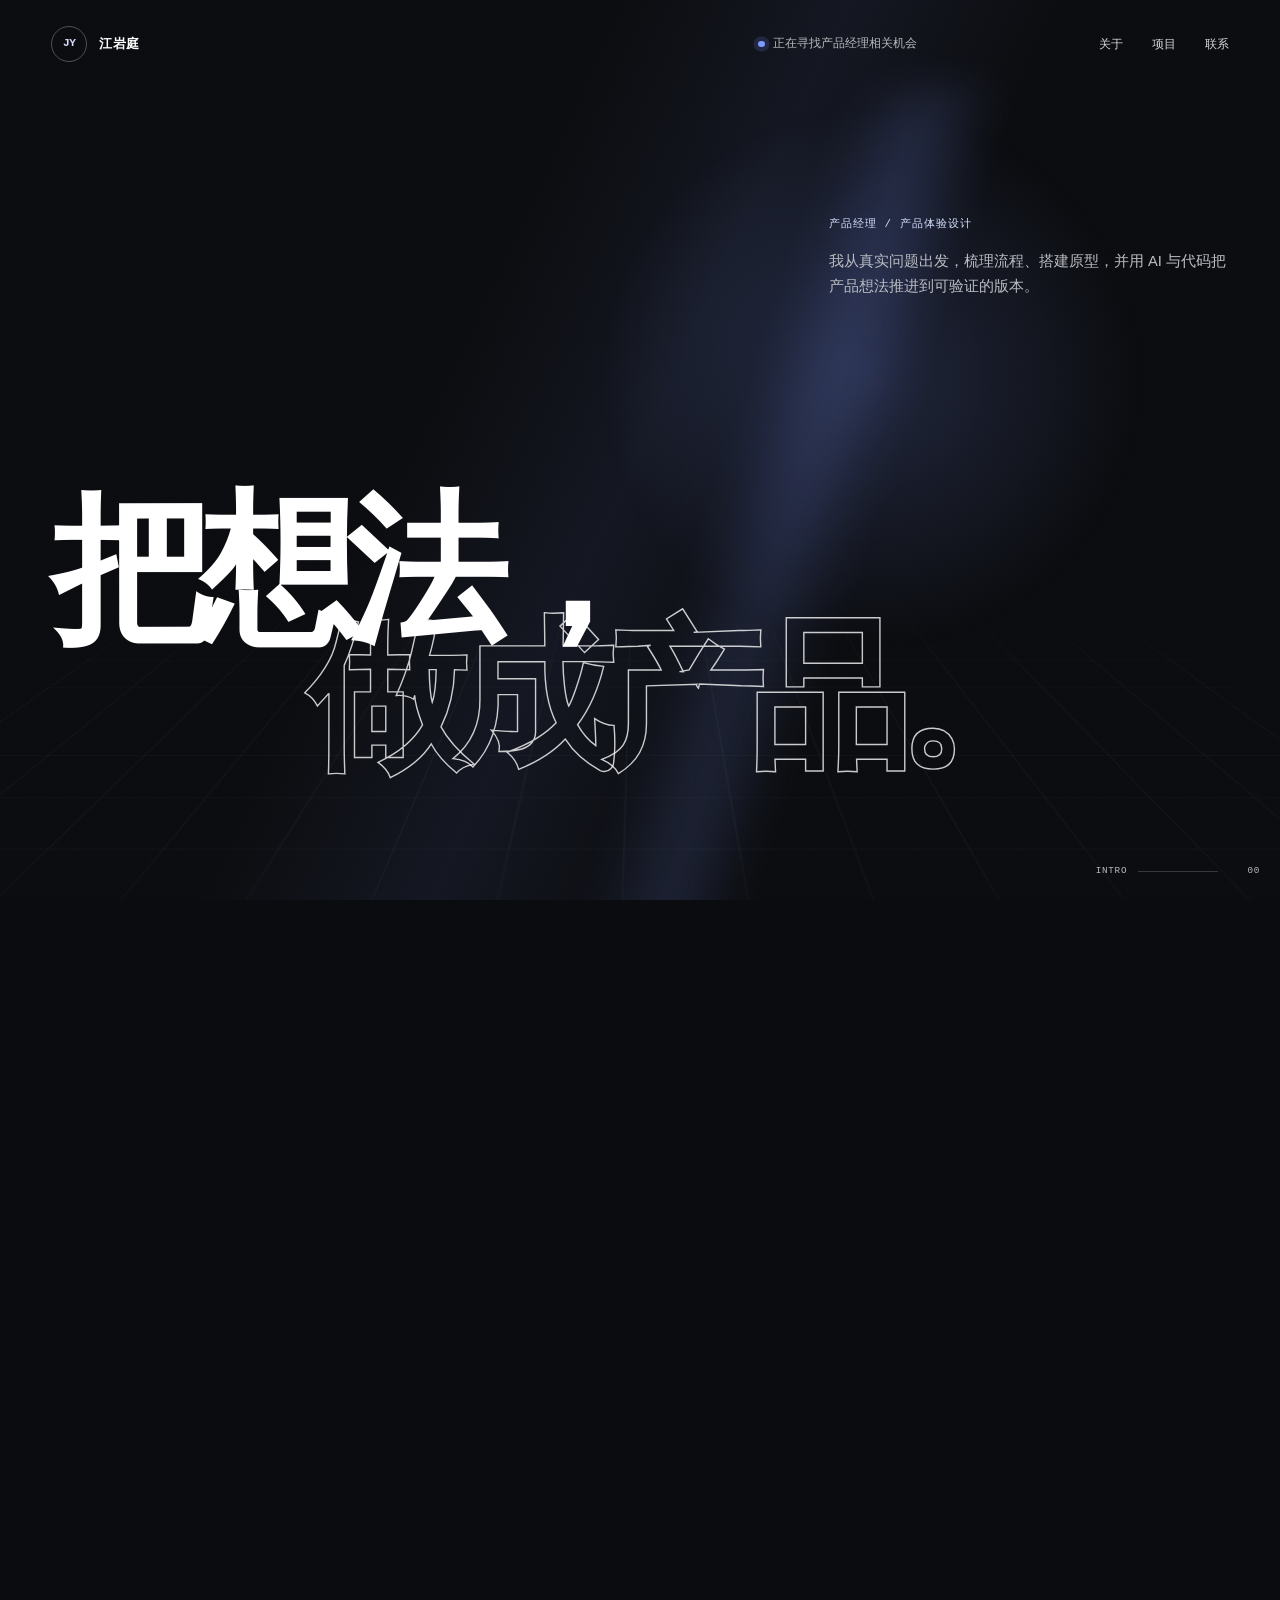
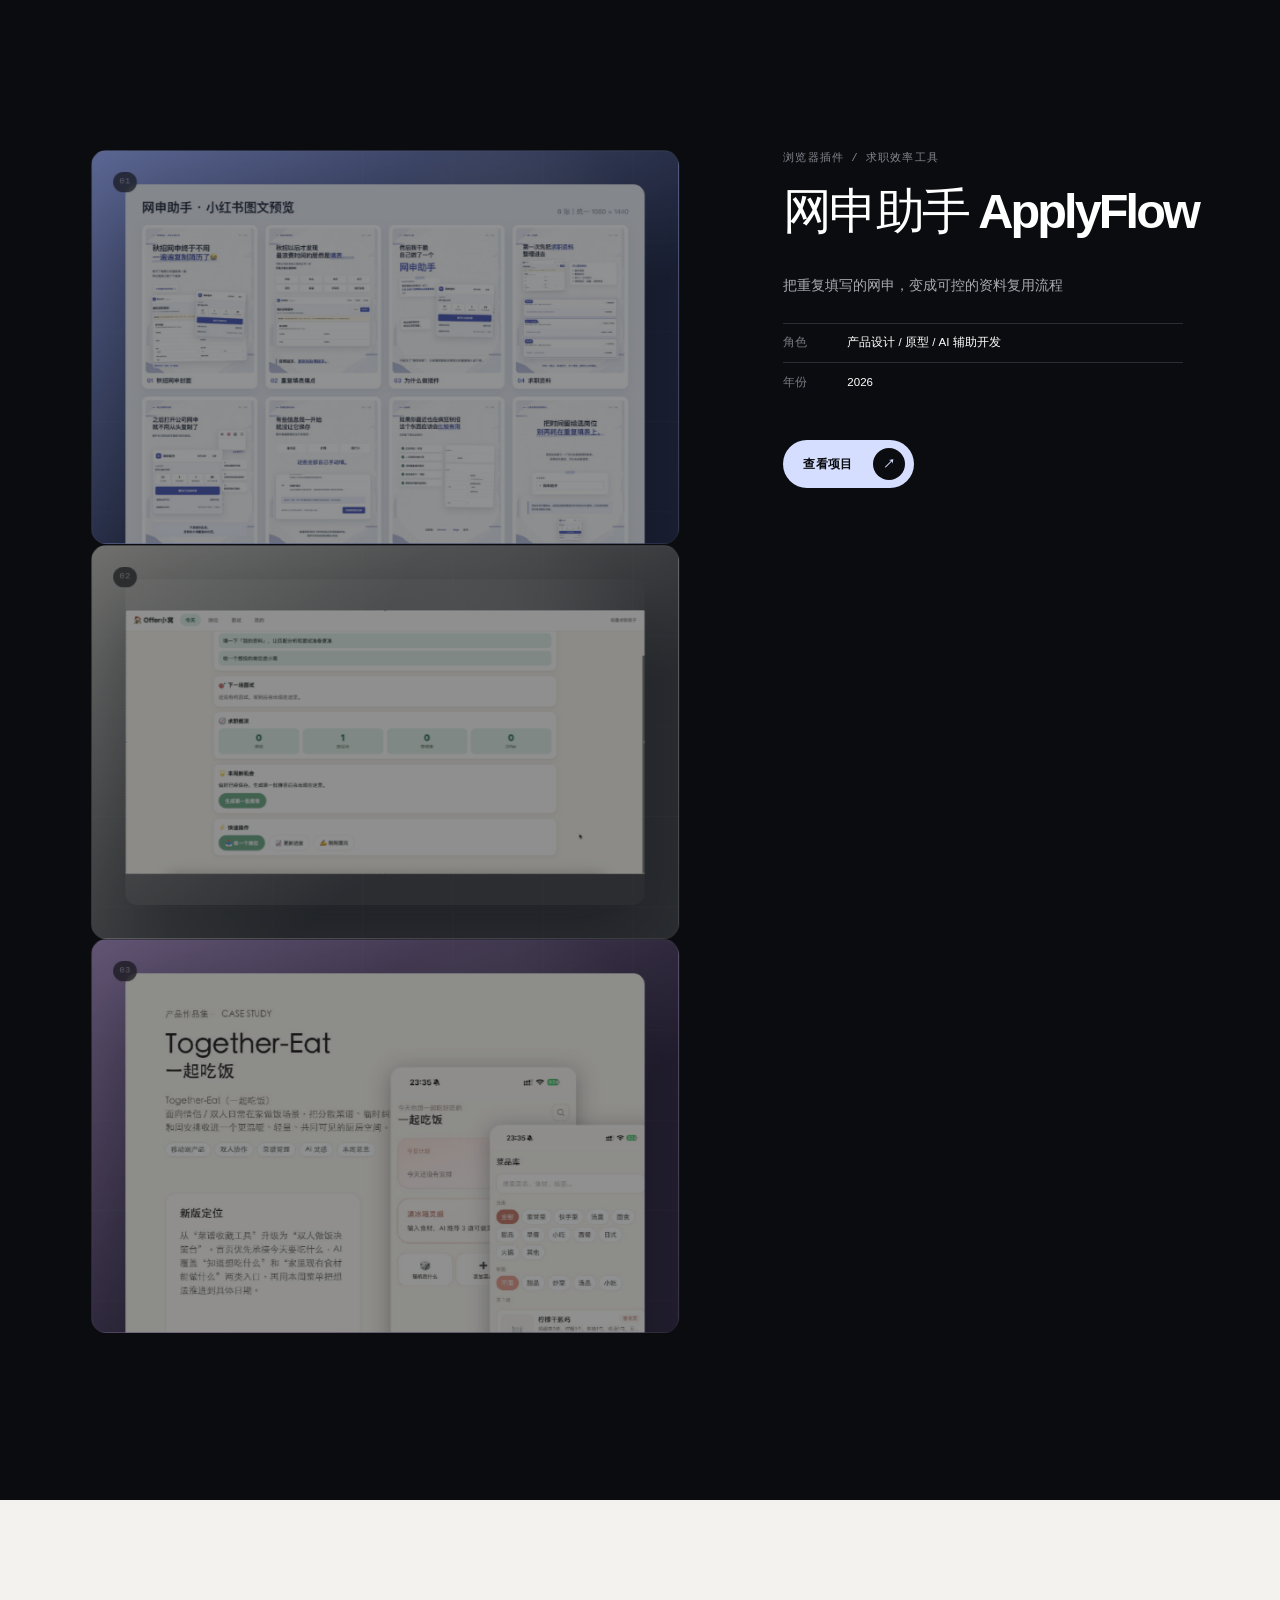
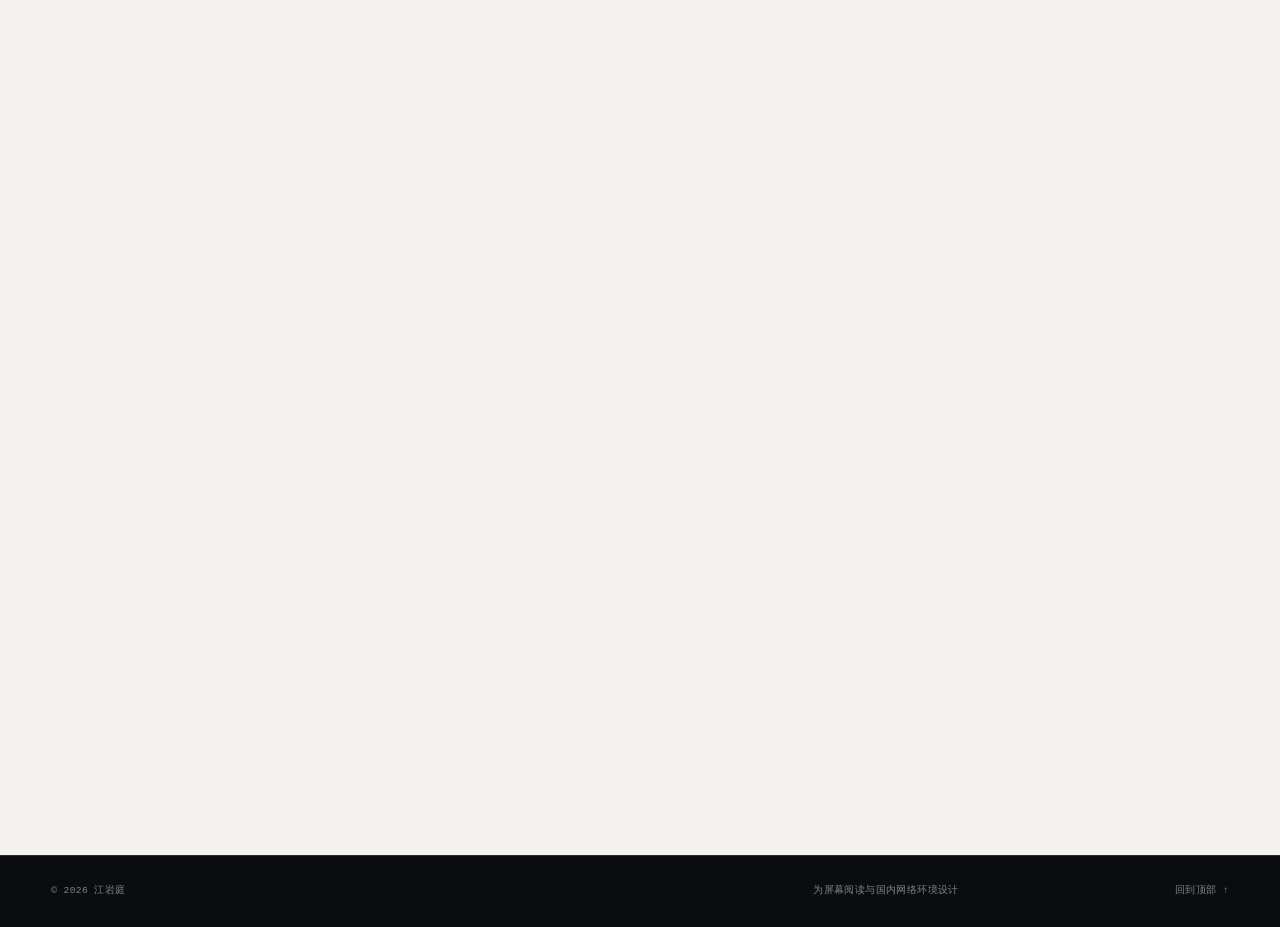
<file: index.html>
<!doctype html>
<html lang="zh-CN">
  <head>
    <meta charset="UTF-8" />
    <meta name="viewport" content="width=device-width, initial-scale=1.0" />
    <meta
      name="description"
      content="江岩庭的产品经理作品集：网申助手、AI 求职工作台与 Together-Eat 产品案例。"
    />
    <meta name="theme-color" content="#0b0c0f" />
    <title>江岩庭 — 产品经理作品集</title>
    <link rel="icon" href="assets/favicon.svg" type="image/svg+xml" />
    <link rel="stylesheet" href="styles.css" />
    <script src="data.js" defer></script>
    <script src="app.js" defer></script>
  </head>
  <body>
    <a class="skip-link" href="#main">跳到主要内容</a>

    <div class="noise" aria-hidden="true"></div>
    <div class="scroll-index" aria-hidden="true">
      <span class="scroll-index__section">INTRO</span>
      <span class="scroll-index__line"><i></i></span>
      <span class="scroll-index__value">00</span>
    </div>

    <header class="site-header">
      <a class="brand" href="#top" aria-label="返回首页">
        <span class="brand__mark" data-brand-mark>JY</span>
        <span class="brand__name" data-site-name>江岩庭</span>
      </a>

      <p class="site-header__availability">
        <span class="status-dot" aria-hidden="true"></span>
        <span data-availability>正在寻找产品经理相关机会</span>
      </p>

      <nav class="desktop-nav" aria-label="主要导航">
        <a href="#about">关于</a>
        <a href="#projects">项目</a>
        <a href="#contact">联系</a>
      </nav>

      <button class="menu-toggle" type="button" aria-expanded="false" aria-controls="mobile-menu">
        <span>菜单</span>
        <i aria-hidden="true"></i>
      </button>
    </header>

    <nav class="mobile-menu" id="mobile-menu" aria-label="移动端导航" aria-hidden="true">
      <a href="#about">关于我</a>
      <a href="#projects">精选项目</a>
      <a href="#contact">联系我</a>
      <p>向下滚动，查看完整作品集。</p>
    </nav>

    <main id="main">
      <section class="hero section-track" id="top" data-section="INTRO">
        <div class="hero__field" aria-hidden="true">
          <div class="hero__beam"></div>
          <div class="hero__grid"></div>
        </div>

        <div class="hero__intro reveal">
          <span class="eyebrow" data-role>产品经理 / 产品体验设计</span>
          <p data-intro>
            我从真实问题出发，梳理流程、搭建原型，并用 AI 与代码把产品想法推进到可验证的版本。
          </p>
        </div>

        <h1 class="hero__title" aria-label="把想法，做成产品。">
          <span class="hero__line reveal" data-hero-line-one>把想法，</span>
          <span class="hero__line hero__line--offset reveal" data-hero-line-two>做成产品。</span>
        </h1>

        <div class="hero__meta reveal">
          <span data-location>BASE / CHINA · AUSTRALIA</span>
          <span>PORTFOLIO / <span data-year></span></span>
          <a href="#projects">查看精选项目 <i aria-hidden="true">↓</i></a>
        </div>
      </section>

      <section class="about section-track" id="about" data-section="ABOUT">
        <div class="section-label reveal">
          <span>关于我</span>
          <span>01</span>
        </div>

        <div class="about__statement reveal">
          <h2>
            我在<strong>业务目标</strong>与<strong>人的真实需求</strong>之间，寻找那个清晰、克制、有效的解法。
          </h2>
        </div>

        <div class="about__details">
          <p class="reveal" data-about>
            我具备交互设计与视觉传达背景，做过 ToB 金融产品界面优化和文创产品从调研到落地，也持续独立完成 0→1 产品实践。
          </p>

          <dl class="fact-list reveal" data-facts>
            <div>
              <dt>方向</dt>
              <dd>产品经理 / AI 产品</dd>
            </div>
            <div>
              <dt>教育</dt>
              <dd>悉尼科技大学 · 交互设计硕士</dd>
            </div>
            <div>
              <dt>能力</dt>
              <dd>0→1 产品实践 / 跨团队协作</dd>
            </div>
          </dl>
        </div>
      </section>

      <section class="capabilities section-track" data-section="CAPABILITIES">
        <div class="section-label reveal">
          <span>能力与方法</span>
          <span>02</span>
        </div>

        <div class="capabilities__header reveal">
          <h2>从问题定义到最终交付，<br />让每一步都有依据。</h2>
          <p>结合交互设计、产品方法与 AI 辅助开发，把判断落实为可测试的产品版本。</p>
        </div>

        <div class="capability-grid">
          <article class="capability-card reveal">
            <span>DISCOVER</span>
            <h3>理解问题</h3>
            <p>梳理真实使用情境、用户痛点与业务目标，明确问题边界和验证标准。</p>
          </article>
          <article class="capability-card reveal">
            <span>DEFINE</span>
            <h3>建立结构</h3>
            <p>搭建信息架构与核心流程，用高保真原型快速讨论、取舍并验证方案。</p>
          </article>
          <article class="capability-card reveal">
            <span>DELIVER</span>
            <h3>完成体验</h3>
            <p>通过 Vibe Coding 推进可用版本，并在真实页面、数据与反馈中持续迭代。</p>
          </article>
        </div>
      </section>

      <section class="projects section-track" id="projects" data-section="PROJECTS">
        <div class="section-label reveal">
          <span>精选项目</span>
          <span>03</span>
        </div>

        <div class="projects__header reveal">
          <h2>重要的不是做了多少，<br />而是如何做出判断。</h2>
          <p>点击项目进入案例详情，阅读背景、目标、过程与结果。</p>
        </div>

        <div class="project-list" id="project-list" aria-label="精选项目列表"></div>
      </section>

      <section class="contact section-track" id="contact" data-section="CONTACT">
        <div class="section-label reveal">
          <span>联系</span>
          <span>04</span>
        </div>

        <div class="contact__content">
          <p class="eyebrow reveal">LET'S TALK</p>
          <h2 class="reveal">如果我的经历与你的团队契合，<br />欢迎和我聊聊。</h2>
          <div class="contact__actions reveal">
            <a class="contact-link" data-email-link href="mailto:18980451269@163.com">
              <span data-email>18980451269@163.com</span>
              <i aria-hidden="true">↗</i>
            </a>
          </div>
        </div>
      </section>
    </main>

    <footer class="site-footer">
      <p>© <span data-year></span> <span data-site-name>江岩庭</span></p>
      <p>为屏幕阅读与国内网络环境设计</p>
      <a href="#top">回到顶部 ↑</a>
    </footer>
  </body>
</html>
</file>
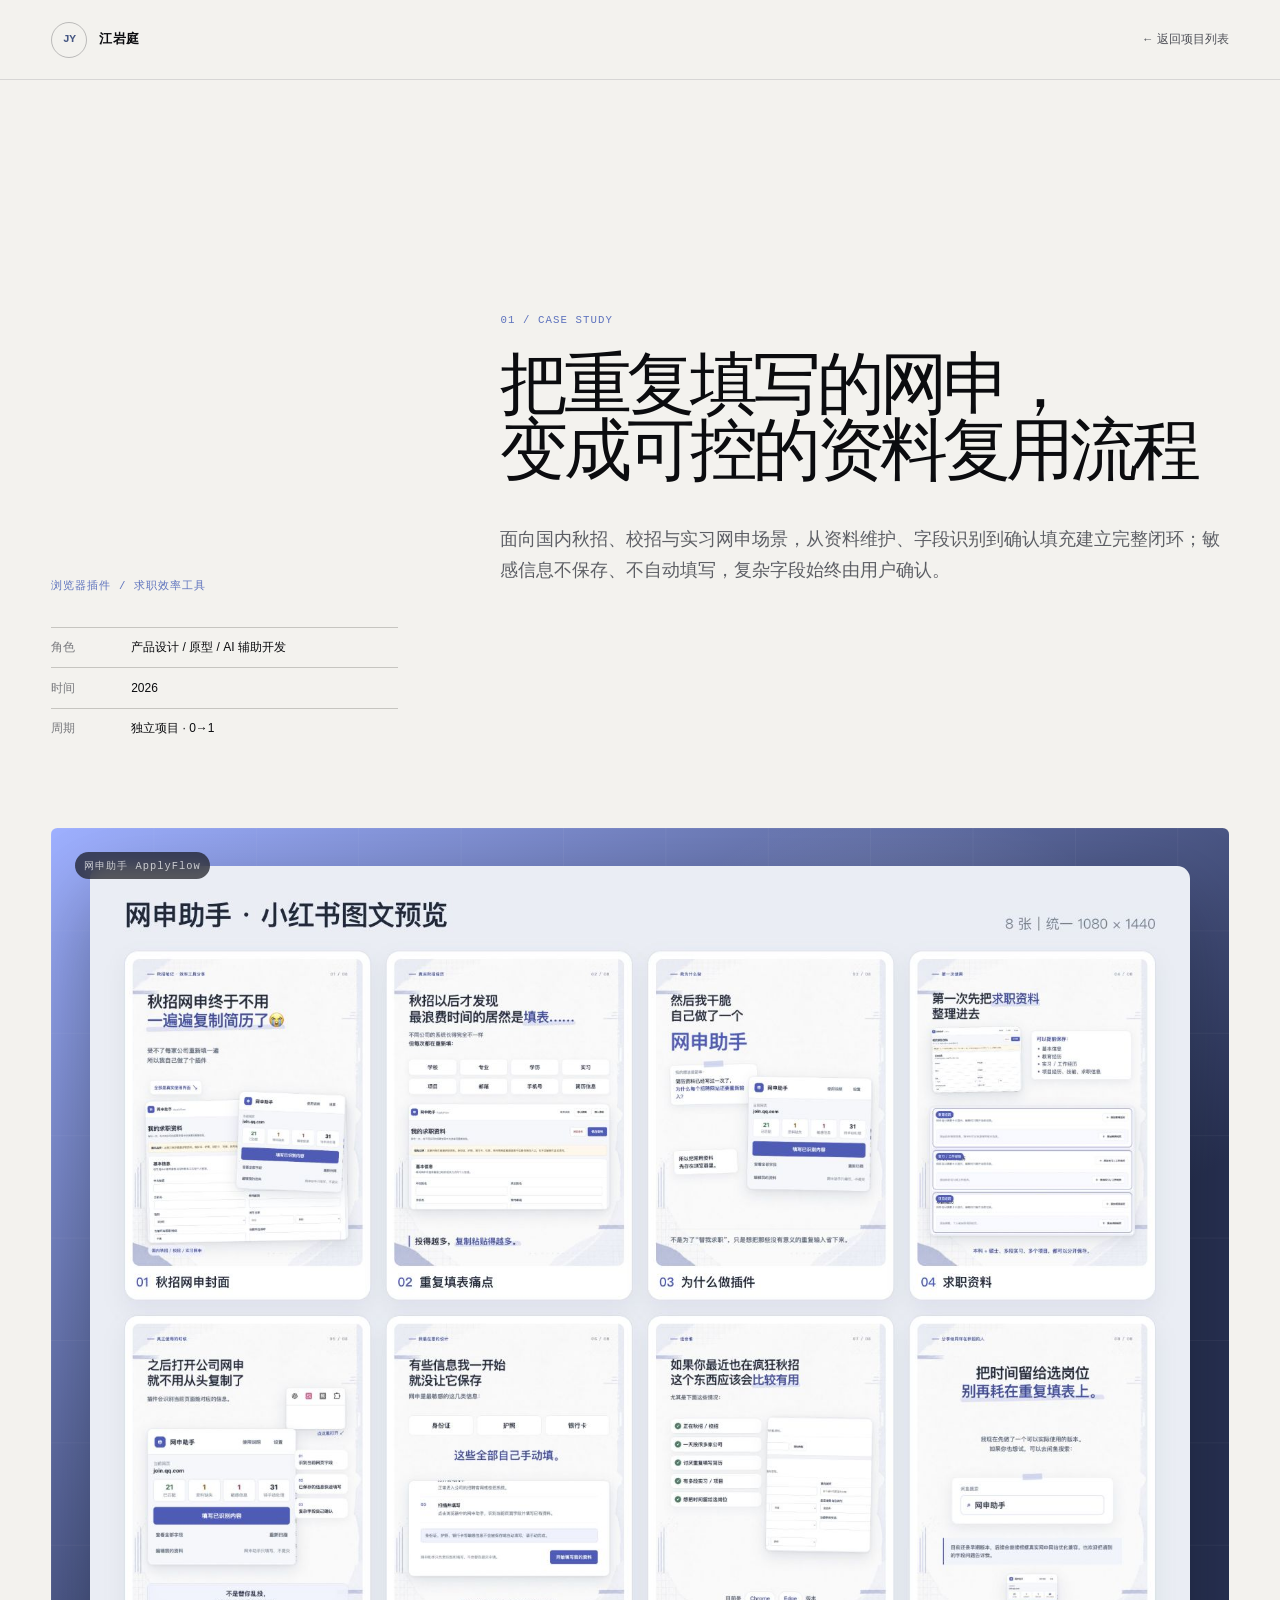
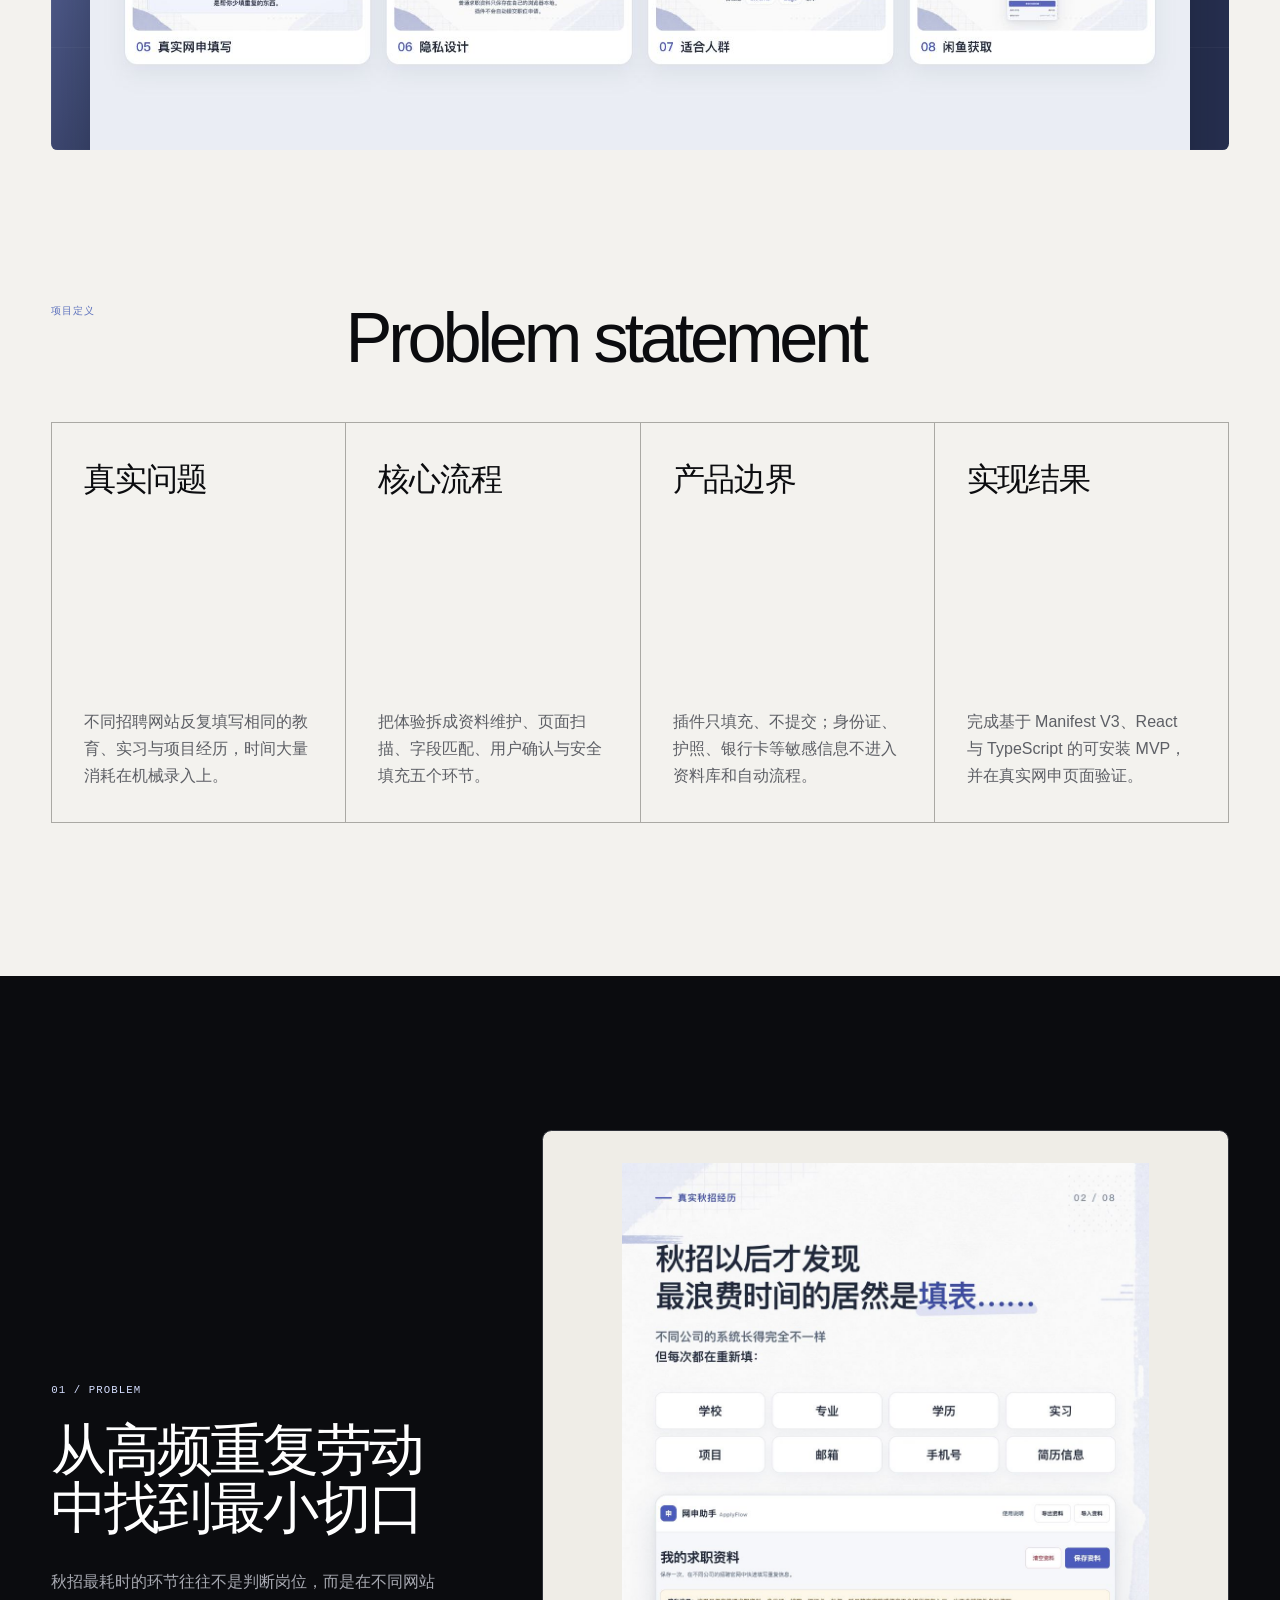
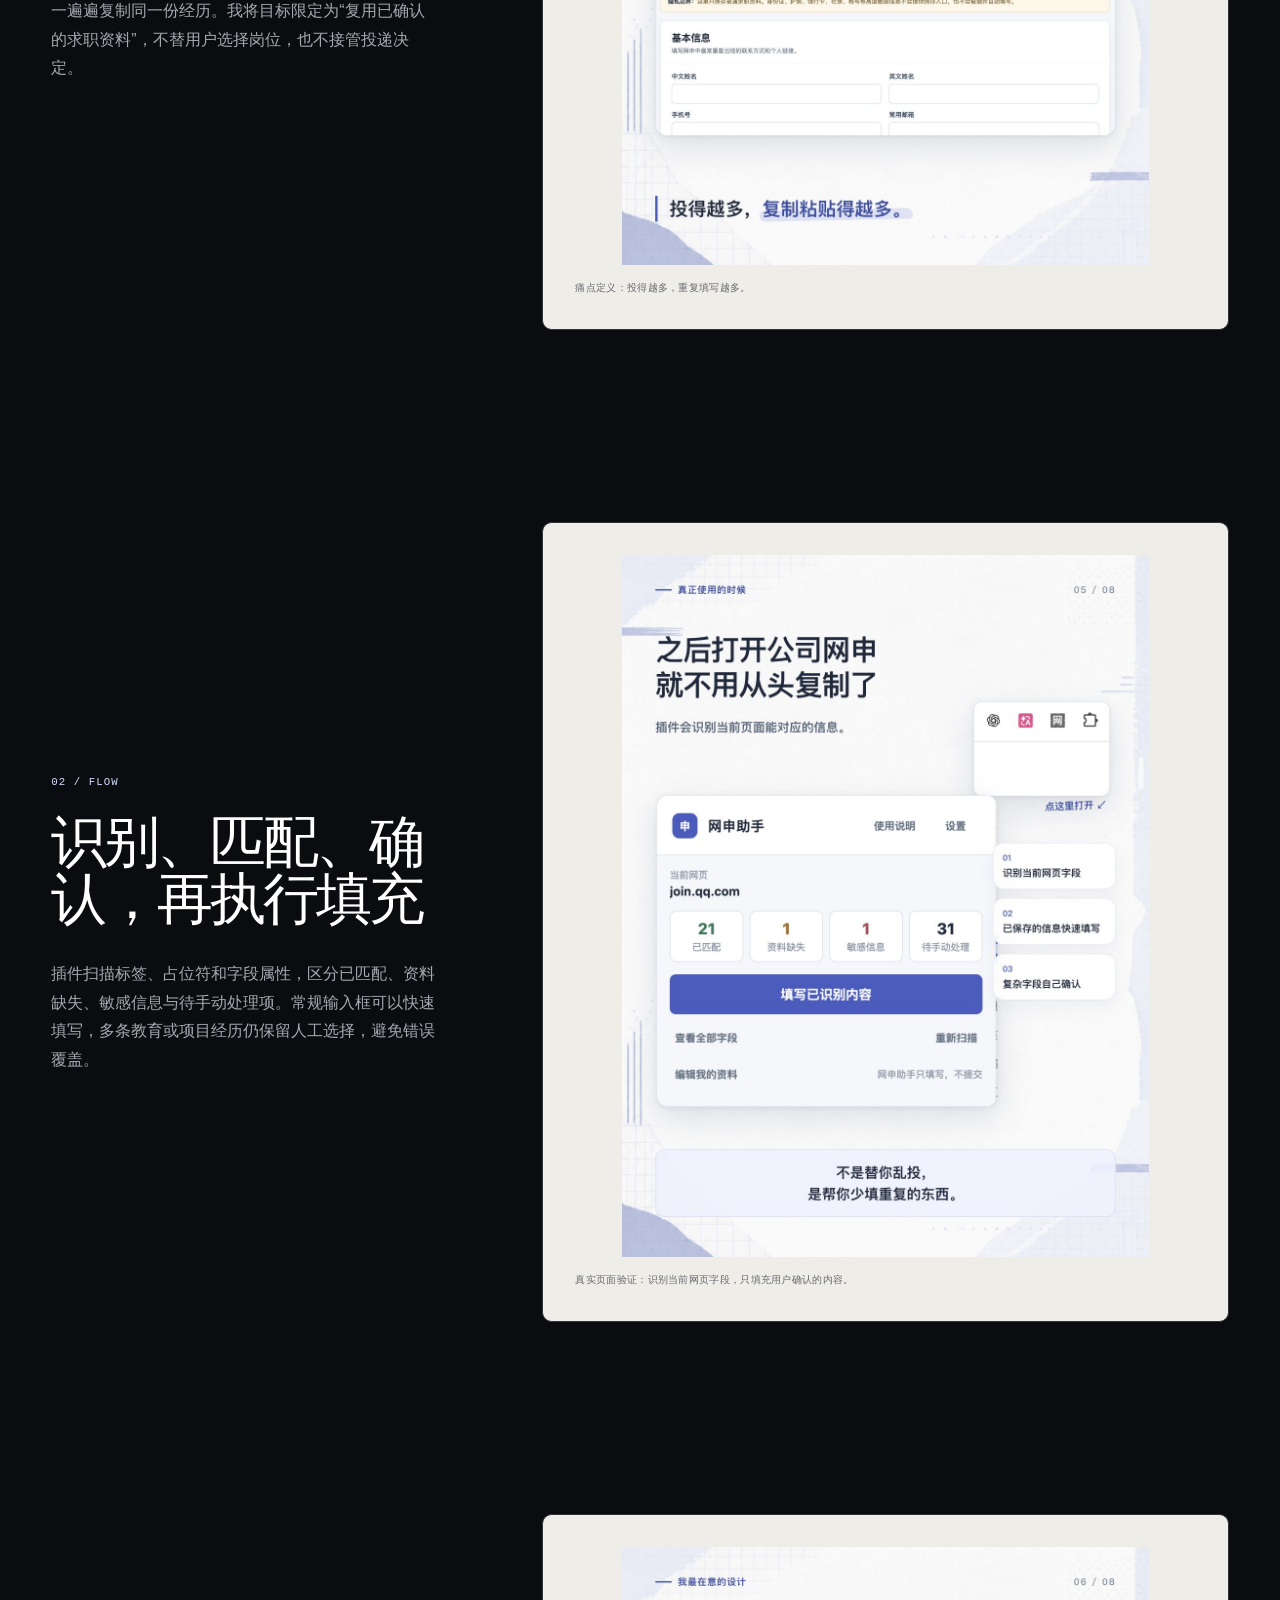
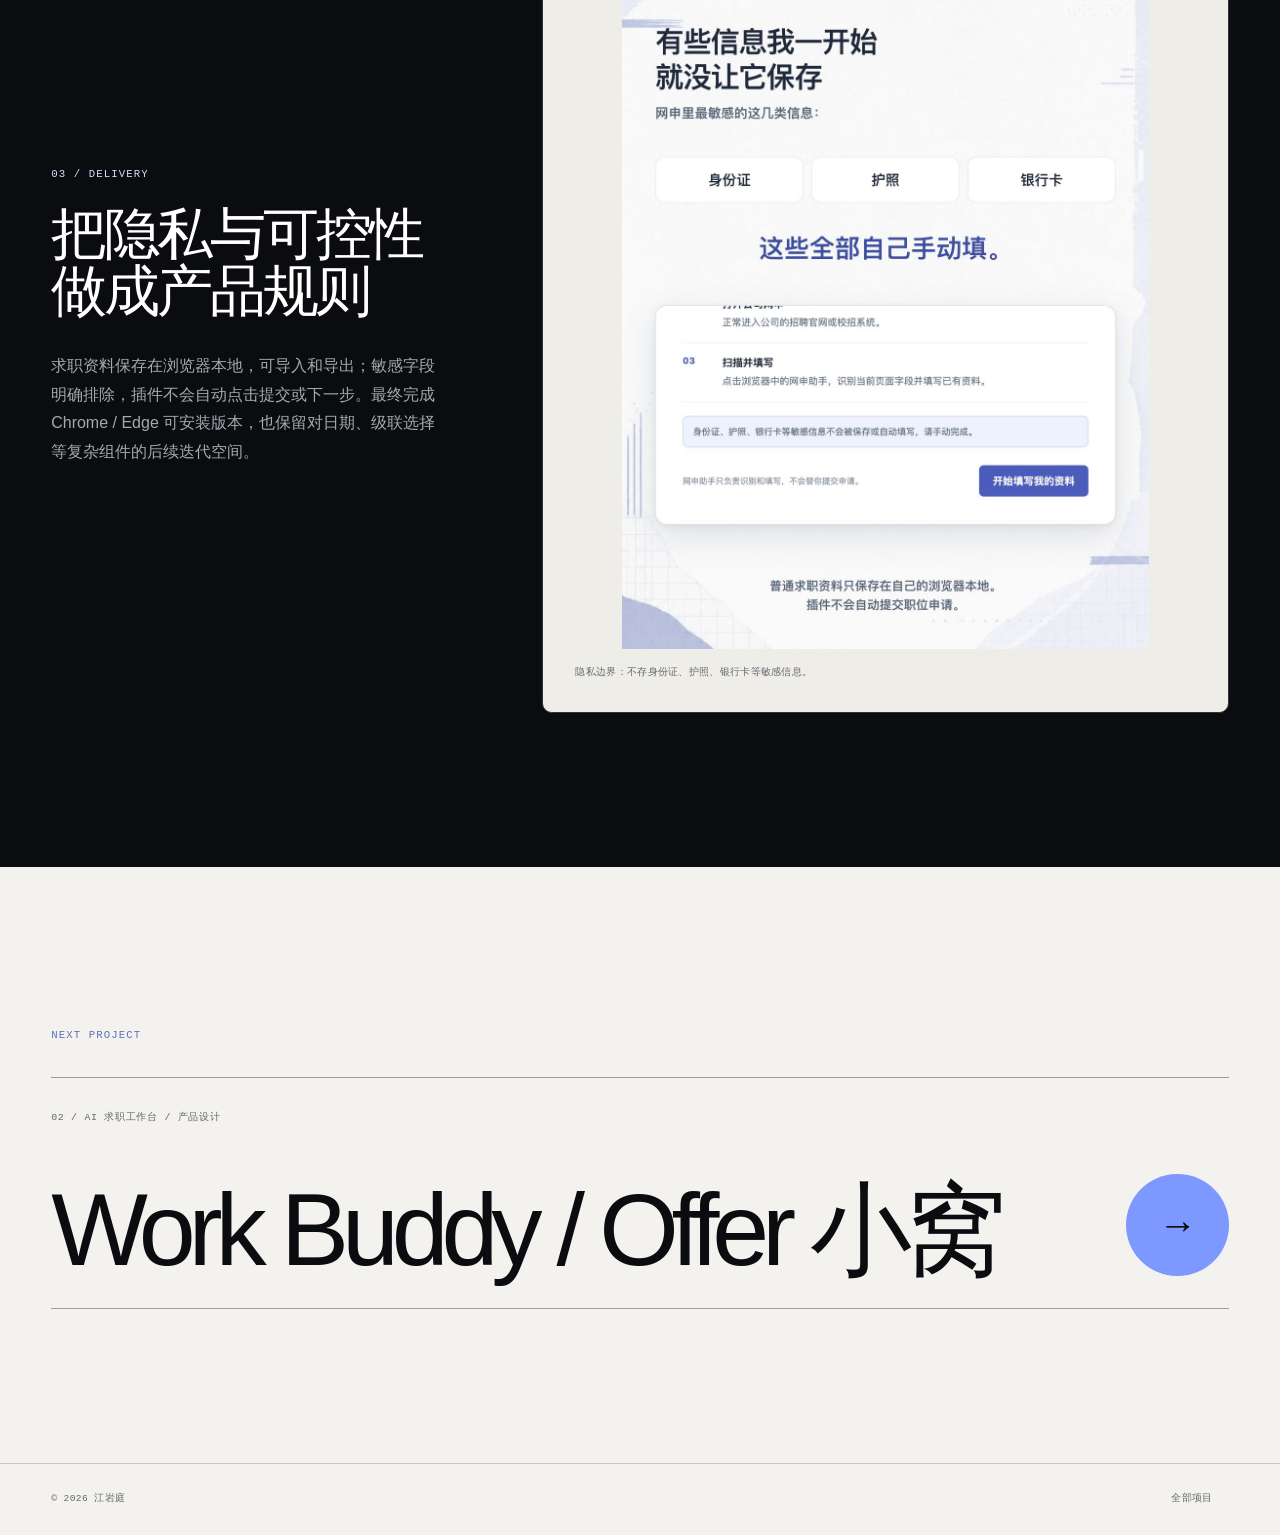
<file: project.html>
<!doctype html>
<html lang="zh-CN">
  <head>
    <meta charset="UTF-8" />
    <meta name="viewport" content="width=device-width, initial-scale=1.0" />
    <meta name="theme-color" content="#f3f2ee" />
    <meta name="description" content="项目案例详情" />
    <title>项目案例 — 江岩庭</title>
    <link rel="icon" href="assets/favicon.svg" type="image/svg+xml" />
    <link rel="stylesheet" href="styles.css" />
    <script src="data.js" defer></script>
    <script src="project.js" defer></script>
  </head>
  <body class="case-page">
    <a class="skip-link" href="#project-content">跳到案例内容</a>

    <header class="case-header">
      <a class="brand brand--dark" href="index.html" aria-label="返回首页">
        <span class="brand__mark" data-brand-mark>JY</span>
        <span class="brand__name" data-site-name>江岩庭</span>
      </a>
      <a class="case-header__back" href="index.html#projects">← 返回项目列表</a>
    </header>

    <main id="project-content"></main>

    <footer class="case-footer">
      <p>© <span data-year></span> <span data-site-name>江岩庭</span></p>
      <a href="index.html#projects">全部项目</a>
    </footer>
  </body>
</html>
</file>
<file: styles.css>
:root {
  --ink: #0b0c0f;
  --ink-soft: #15171d;
  --paper: #f3f2ee;
  --mist: #b8b9bd;
  --line: #2b2d34;
  --signal: #7d98ff;
  --signal-soft: #d5deff;
  --white: #ffffff;
  --page-gutter: clamp(1.25rem, 4vw, 4.5rem);
  --display: "Arial Narrow", "Helvetica Neue", "PingFang SC", "Microsoft YaHei", sans-serif;
  --body: "Helvetica Neue", "PingFang SC", "Microsoft YaHei", Arial, sans-serif;
  --mono: "SFMono-Regular", Consolas, "Liberation Mono", monospace;
}

*,
*::before,
*::after {
  box-sizing: border-box;
}

html {
  scroll-behavior: smooth;
  background: var(--ink);
}

body {
  margin: 0;
  overflow-x: hidden;
  background: var(--ink);
  color: var(--white);
  font-family: var(--body);
  font-size: 16px;
  line-height: 1.55;
  -webkit-font-smoothing: antialiased;
}

body.menu-open {
  overflow: hidden;
}

a {
  color: inherit;
  text-decoration: none;
}

button,
input,
textarea {
  color: inherit;
  font: inherit;
}

button {
  border: 0;
}

img,
svg {
  display: block;
  max-width: 100%;
}

::selection {
  background: var(--signal);
  color: var(--ink);
}

:focus-visible {
  outline: 2px solid var(--signal);
  outline-offset: 5px;
}

.skip-link {
  position: fixed;
  z-index: 200;
  top: 1rem;
  left: 1rem;
  padding: 0.75rem 1rem;
  background: var(--paper);
  color: var(--ink);
  transform: translateY(-180%);
  transition: transform 180ms ease;
}

.skip-link:focus {
  transform: translateY(0);
}

.noise {
  position: fixed;
  z-index: 90;
  inset: 0;
  pointer-events: none;
  opacity: 0.025;
  background-image:
    repeating-radial-gradient(circle at 20% 30%, transparent 0, transparent 1px, #fff 1px, #fff 2px),
    repeating-radial-gradient(circle at 80% 60%, transparent 0, transparent 2px, #fff 2px, #fff 3px);
  background-size: 5px 5px, 7px 7px;
  mix-blend-mode: overlay;
}

.site-header,
.case-header {
  position: fixed;
  z-index: 100;
  top: 0;
  right: 0;
  left: 0;
  display: grid;
  grid-template-columns: 1fr 1fr auto;
  align-items: center;
  min-height: 5.5rem;
  padding: 0 var(--page-gutter);
  transition:
    min-height 240ms ease,
    background-color 240ms ease,
    border-color 240ms ease;
}

.site-header.is-scrolled {
  min-height: 4.5rem;
  border-bottom: 1px solid rgb(255 255 255 / 10%);
  background: rgb(11 12 15 / 84%);
  -webkit-backdrop-filter: blur(14px);
  backdrop-filter: blur(14px);
}

.brand {
  display: inline-flex;
  align-items: center;
  justify-self: start;
  gap: 0.75rem;
  font-family: var(--display);
  font-weight: 750;
  letter-spacing: -0.02em;
}

.brand__mark {
  display: grid;
  width: 2.25rem;
  height: 2.25rem;
  place-items: center;
  border: 1px solid rgb(255 255 255 / 28%);
  border-radius: 50%;
  color: var(--signal-soft);
  font-family: var(--mono);
  font-size: 0.7rem;
  letter-spacing: -0.05em;
}

.brand__name {
  font-size: 0.82rem;
  letter-spacing: 0.04em;
}

.site-header__availability {
  display: flex;
  align-items: center;
  justify-self: center;
  gap: 0.5rem;
  margin: 0;
  color: var(--mist);
  font-size: 0.72rem;
}

.status-dot {
  width: 0.42rem;
  height: 0.42rem;
  border-radius: 50%;
  background: var(--signal);
  box-shadow: 0 0 0 0.28rem rgb(125 152 255 / 15%);
}

.desktop-nav {
  display: flex;
  justify-self: end;
  gap: 1.8rem;
  font-size: 0.76rem;
}

.desktop-nav a,
.case-header__back {
  position: relative;
  color: #d5d6da;
}

.desktop-nav a::after,
.case-header__back::after {
  position: absolute;
  right: 0;
  bottom: -0.3rem;
  left: 0;
  height: 1px;
  background: currentColor;
  content: "";
  transform: scaleX(0);
  transform-origin: right;
  transition: transform 220ms ease;
}

.desktop-nav a:hover::after,
.case-header__back:hover::after {
  transform: scaleX(1);
  transform-origin: left;
}

.menu-toggle,
.mobile-menu {
  display: none;
}

.scroll-index {
  position: fixed;
  z-index: 80;
  right: 1.25rem;
  bottom: 1.35rem;
  display: grid;
  grid-template-columns: auto 5rem 2rem;
  align-items: center;
  gap: 0.65rem;
  color: var(--mist);
  font-family: var(--mono);
  font-size: 0.58rem;
  letter-spacing: 0.08em;
}

.scroll-index__line {
  height: 1px;
  overflow: hidden;
  background: rgb(255 255 255 / 18%);
}

.scroll-index__line i {
  display: block;
  width: 100%;
  height: 100%;
  background: var(--signal);
  transform: scaleX(0);
  transform-origin: left;
}

.scroll-index__value {
  text-align: right;
}

.hero {
  --pointer-x: 68%;
  --pointer-y: 42%;
  position: relative;
  display: grid;
  min-height: 100svh;
  overflow: hidden;
  padding: 7rem var(--page-gutter) 2rem;
  isolation: isolate;
}

.hero::after {
  position: absolute;
  z-index: -1;
  inset: 0;
  background: radial-gradient(
    circle at var(--pointer-x) var(--pointer-y),
    rgb(125 152 255 / 19%),
    transparent 27%
  );
  content: "";
  transition: background-position 140ms linear;
}

.hero__field {
  position: absolute;
  z-index: -2;
  inset: 0;
  overflow: hidden;
  background:
    linear-gradient(115deg, transparent 36%, rgb(125 152 255 / 8%) 50%, transparent 63%),
    var(--ink);
}

.hero__grid {
  position: absolute;
  inset: 0;
  opacity: 0.75;
  background-image:
    linear-gradient(rgb(255 255 255 / 5%) 1px, transparent 1px),
    linear-gradient(90deg, rgb(255 255 255 / 5%) 1px, transparent 1px);
  background-size: clamp(3rem, 7vw, 7rem) clamp(3rem, 7vw, 7rem);
  -webkit-mask-image: linear-gradient(to bottom, transparent 7%, #000 34%, #000 78%, transparent 100%);
  mask-image: linear-gradient(to bottom, transparent 7%, #000 34%, #000 78%, transparent 100%);
  transform: perspective(1000px) rotateX(58deg) scale(1.4) translateY(12%);
  transform-origin: 50% 100%;
}

.hero__beam {
  position: absolute;
  top: 10%;
  bottom: -12%;
  left: 55%;
  width: 12vw;
  min-width: 7rem;
  background: linear-gradient(90deg, transparent, rgb(125 152 255 / 20%), transparent);
  filter: blur(20px);
  opacity: 0.85;
  transform: skewX(-18deg);
  animation: breathe 5s ease-in-out infinite alternate;
}

@keyframes breathe {
  to {
    opacity: 0.42;
    transform: skewX(-18deg) translateX(5vw);
  }
}

.eyebrow,
.section-label,
.hero__meta,
.project-card__info > div > p,
.case-hero__meta > p,
.case-hero__title > span,
.case-story__copy > span,
.case-next > span {
  font-family: var(--mono);
  font-size: 0.67rem;
  letter-spacing: 0.1em;
  text-transform: uppercase;
}

.hero__intro {
  position: absolute;
  top: clamp(9rem, 24vh, 14rem);
  right: var(--page-gutter);
  width: min(25rem, 32vw);
}

.hero__intro .eyebrow {
  display: block;
  margin-bottom: 1rem;
  color: var(--signal-soft);
}

.hero__intro p {
  margin: 0;
  color: #b9bbc2;
  font-size: clamp(0.86rem, 1.15vw, 1rem);
  line-height: 1.75;
}

.hero__title {
  align-self: end;
  margin: 0 0 clamp(5.5rem, 12vh, 7.5rem);
  font-family: var(--display);
  font-size: clamp(4.2rem, 12.6vw, 13.8rem);
  font-weight: 800;
  letter-spacing: -0.085em;
  line-height: 0.78;
}

.hero__line {
  display: block;
  white-space: nowrap;
}

.hero__line--offset {
  margin-left: 20vw;
  color: transparent;
  -webkit-text-stroke: 1.4px rgb(255 255 255 / 78%);
}

.hero__meta {
  position: absolute;
  right: var(--page-gutter);
  bottom: 2rem;
  left: var(--page-gutter);
  display: grid;
  grid-template-columns: 1fr 1fr auto;
  align-items: end;
  color: #a5a7ae;
}

.hero__meta span:nth-child(2) {
  justify-self: center;
}

.hero__meta a {
  display: inline-flex;
  align-items: center;
  gap: 0.75rem;
  color: var(--white);
}

.hero__meta a i {
  display: grid;
  width: 2rem;
  height: 2rem;
  place-items: center;
  border: 1px solid rgb(255 255 255 / 28%);
  border-radius: 50%;
  font-style: normal;
  transition:
    background-color 180ms ease,
    color 180ms ease,
    transform 180ms ease;
}

.hero__meta a:hover i {
  background: var(--signal);
  color: var(--ink);
  transform: translateY(0.2rem);
}

.about,
.capabilities,
.projects,
.contact {
  padding: clamp(7rem, 13vw, 12rem) var(--page-gutter);
}

.section-label {
  display: grid;
  grid-template-columns: 1fr auto;
  padding-bottom: 1.25rem;
  border-bottom: 1px solid var(--line);
  color: #9b9da5;
}

.about__statement {
  display: grid;
  grid-template-columns: 1fr 3fr;
  padding: clamp(4rem, 8vw, 8rem) 0;
}

.about__statement::before {
  color: var(--signal);
  content: "↳";
  font-family: var(--mono);
}

.about__statement h2 {
  max-width: 70rem;
  margin: 0;
  font-family: var(--display);
  font-size: clamp(2.4rem, 5.4vw, 6.5rem);
  font-weight: 480;
  letter-spacing: -0.055em;
  line-height: 1.04;
}

.about__statement strong {
  color: var(--signal-soft);
  font-weight: inherit;
}

.about__details {
  display: grid;
  grid-template-columns: 1fr 1fr;
  gap: clamp(2rem, 8vw, 8rem);
  margin-left: 25%;
}

.about__details > p {
  max-width: 36rem;
  margin: 0;
  color: #adafb6;
  font-size: clamp(1rem, 1.4vw, 1.2rem);
  line-height: 1.8;
}

.fact-list {
  margin: 0;
}

.fact-list div {
  display: grid;
  grid-template-columns: 6rem 1fr;
  padding: 0.9rem 0;
  border-top: 1px solid var(--line);
}

.fact-list dt {
  color: #858790;
  font-size: 0.74rem;
}

.fact-list dd {
  margin: 0;
  font-size: 0.86rem;
}

.capabilities {
  background: #0e0f13;
}

.capabilities__header,
.projects__header {
  display: grid;
  grid-template-columns: 2.2fr 1fr;
  gap: 3rem;
  align-items: end;
  padding: clamp(3.5rem, 7vw, 7rem) 0;
}

.capabilities__header {
  grid-template-columns: 28% minmax(0, 1fr);
  row-gap: clamp(1.75rem, 3vw, 3rem);
  align-items: start;
}

.capabilities__header h2,
.capabilities__header p {
  grid-column: 2;
}

.capabilities__header h2,
.projects__header h2,
.contact h2 {
  margin: 0;
  font-family: var(--display);
  font-size: clamp(2.4rem, 5vw, 5.8rem);
  font-weight: 520;
  letter-spacing: -0.06em;
  line-height: 1.02;
}

.capabilities__header p,
.projects__header p {
  max-width: 25rem;
  margin: 0;
  color: #8e9098;
  font-size: 0.86rem;
  line-height: 1.7;
}

.projects__header {
  padding: clamp(2.75rem, 4.5vw, 4.5rem) 0 clamp(2.25rem, 3.5vw, 3.5rem);
}

.projects__header h2 {
  max-width: 47.5rem;
  font-size: clamp(2.625rem, 3.3vw, 3.875rem);
  line-height: 1.02;
}

.capability-grid {
  display: grid;
  grid-template-columns: repeat(3, 1fr);
  width: 72%;
  margin-left: auto;
  gap: clamp(0.85rem, 1.4vw, 1.5rem);
}

.capability-card {
  min-height: clamp(18rem, 23vw, 22rem);
  padding: clamp(1.25rem, 1.8vw, 2rem);
  border: 1px solid var(--line);
  border-radius: 1rem;
  transition:
    background-color 300ms ease,
    border-color 300ms ease,
    box-shadow 300ms ease,
    color 300ms ease;
}

.capability-card > span {
  color: #777a84;
  font-family: var(--mono);
  font-size: 0.62rem;
  letter-spacing: 0.09em;
}

.capability-card h3 {
  margin: 7rem 0 1.5rem;
  font-family: var(--display);
  font-size: clamp(1.6rem, 3vw, 3.2rem);
  font-weight: 520;
  letter-spacing: -0.05em;
}

.capability-card p {
  max-width: 19rem;
  margin: 0;
  color: #92949c;
  font-size: 0.86rem;
  line-height: 1.75;
  transition: color 300ms ease;
}

.capability-card:hover {
  box-shadow:
    0 0 0.65rem rgb(125 152 255 / 18%),
    0 0 2.1rem rgb(125 152 255 / 22%);
}

.projects {
  background: var(--ink);
}

.project-list {
  display: block;
}

.projects-showcase {
  display: grid;
  grid-template-columns: minmax(0, 3fr) minmax(19rem, 2fr);
  gap: clamp(3rem, 5vw, 6rem);
  align-items: stretch;
}

.projects-media {
  display: flex;
  flex-direction: column;
  gap: 0;
  row-gap: 0;
  min-width: 0;
}

.project-item {
  position: relative;
  width: 100%;
  min-height: 0;
  margin: 0;
  padding: 0;
  overflow: visible;
}

.project-card {
  position: relative;
  width: 100%;
  height: auto;
  min-width: 0;
  min-height: 0;
  margin: 0;
  padding-block: 0;
  transform-origin: top center;
  will-change: transform, opacity;
}

.project-card__media {
  --tone-base: #283152;
  --tone-light: #9eb0ff;
  position: relative;
  display: block;
  width: 100%;
  min-height: clamp(28rem, 31vw, 42rem);
  aspect-ratio: 1.7 / 1;
  overflow: hidden;
  border: 1px solid rgb(255 255 255 / 10%);
  border-radius: clamp(1.1rem, 1.3vw, 1.5rem);
  background:
    radial-gradient(circle at 72% 28%, rgb(255 255 255 / 18%), transparent 27%),
    linear-gradient(145deg, var(--tone-light), var(--tone-base) 66%);
  isolation: isolate;
}

.project-card[data-tone="violet"] .project-card__media {
  --tone-base: #382d4b;
  --tone-light: #aa91c7;
}

.project-card[data-tone="silver"] .project-card__media {
  --tone-base: #47494f;
  --tone-light: #c4c4be;
}

.project-card__cover,
.case-cover__image {
  position: absolute;
  z-index: 0;
  inset: 0;
  display: grid;
  padding: clamp(1.25rem, 3vw, 3rem);
  place-items: center;
}

.project-card__cover img,
.case-cover__image img {
  width: 100%;
  height: 100%;
  border-radius: clamp(0.55rem, 1vw, 1rem);
  box-shadow: 0 2rem 5rem rgb(7 9 16 / 32%);
  object-fit: cover;
  transition: transform 700ms cubic-bezier(0.2, 0.75, 0.2, 1);
}

.project-card__cover--contain img,
.case-cover__image--contain img {
  object-fit: contain;
}

.project-card__media:hover .project-card__cover img {
  transform: scale(1.018);
}

.case-cover {
  --tone-base: #283152;
  --tone-light: #9eb0ff;
  position: relative;
  min-height: clamp(30rem, 62vw, 55rem);
  overflow: hidden;
  border-radius: 0.4rem;
  background:
    radial-gradient(circle at 72% 28%, rgb(255 255 255 / 18%), transparent 27%),
    linear-gradient(145deg, var(--tone-light), var(--tone-base) 66%);
  isolation: isolate;
}

[data-tone="violet"] {
  --tone-base: #382d4b;
  --tone-light: #aa91c7;
}

[data-tone="silver"] {
  --tone-base: #47494f;
  --tone-light: #c4c4be;
}

.project-card__media::before,
.case-cover::before {
  position: absolute;
  z-index: -1;
  inset: 0;
  background-image:
    linear-gradient(rgb(255 255 255 / 11%) 1px, transparent 1px),
    linear-gradient(90deg, rgb(255 255 255 / 11%) 1px, transparent 1px);
  background-size: 8vw 8vw;
  content: "";
  opacity: 0.45;
}

.project-card__index,
.case-cover__name {
  position: absolute;
  z-index: 4;
  top: 1.5rem;
  left: 1.5rem;
  color: rgb(255 255 255 / 72%);
  font-family: var(--mono);
  font-size: 0.65rem;
  letter-spacing: 0.1em;
}

.case-cover__name {
  padding: 0.35rem 0.55rem;
  border-radius: 999px;
  background: rgb(11 12 15 / 66%);
  -webkit-backdrop-filter: blur(8px);
  backdrop-filter: blur(8px);
}

.project-card__index {
  padding: 0.28rem 0.45rem;
  border-radius: 999px;
  background: rgb(11 12 15 / 62%);
  color: rgb(255 255 255 / 54%);
  font-size: 0.58rem;
  -webkit-backdrop-filter: blur(8px);
  backdrop-filter: blur(8px);
}

.projects-info-wrapper {
  position: relative;
  min-width: 0;
}

.projects-info {
  position: sticky;
  top: clamp(7.5rem, 18vh, 11rem);
  width: 100%;
  min-height: 25rem;
}

.projects-info__content,
.project-card__info {
  display: flex;
  align-items: flex-start;
  flex-direction: column;
}

.projects-info__content {
  max-width: 34rem;
  transition:
    opacity 180ms ease,
    transform 180ms ease;
}

.projects-info.is-leaving .projects-info__content {
  opacity: 0;
  transform: translateY(-0.5rem);
}

.projects-info.is-entering .projects-info__content {
  opacity: 0;
  transform: translateY(0.5rem);
  transition: none;
}

.project-card__info {
  display: none;
}

.project-info__category,
.project-info__summary {
  margin: 0;
}

.project-info__category {
  margin-bottom: clamp(1rem, 1.6vw, 1.5rem);
  color: #858790;
  font-family: var(--mono);
  font-size: 0.67rem;
  letter-spacing: 0.1em;
  text-transform: uppercase;
}

.project-info__title {
  margin: 0;
  font-family: var(--display);
  font-size: clamp(2.8rem, 3.8vw, 4.75rem);
  font-weight: 550;
  letter-spacing: -0.06em;
  line-height: 0.96;
}

.project-info__title a {
  transition: color 180ms ease;
}

.project-info__title a:hover {
  color: var(--signal-soft);
}

.project-info__summary {
  max-width: 25rem;
  margin-top: clamp(1.5rem, 3vw, 3rem);
  color: #a8aab1;
  font-size: 0.9rem;
  line-height: 1.7;
}

.project-info__meta {
  width: min(100%, 25rem);
  margin: clamp(1.25rem, 2vw, 2rem) 0 0;
}

.project-info__meta div {
  display: grid;
  grid-template-columns: 4rem 1fr;
  padding: 0.65rem 0;
  border-top: 1px solid var(--line);
  font-size: 0.72rem;
}

.project-info__meta dt {
  color: #767982;
}

.project-info__meta dd {
  margin: 0;
}

.project-info__cta {
  display: inline-flex;
  align-items: center;
  gap: 1.25rem;
  margin-top: clamp(1.75rem, 3vw, 3rem);
  padding: 0.5rem 0.6rem 0.5rem 1.25rem;
  border-radius: 999px;
  background: var(--signal-soft);
  color: var(--ink);
  font-size: 0.78rem;
  font-weight: 750;
  letter-spacing: 0.03em;
}

.project-info__cta i {
  display: grid;
  width: 2rem;
  height: 2rem;
  place-items: center;
  border-radius: 50%;
  background: var(--ink);
  color: var(--signal-soft);
  font-style: normal;
  transition: transform 220ms ease;
}

.project-info__cta:hover i {
  transform: rotate(45deg);
}

.project-mockup {
  position: absolute;
  inset: 8% 10%;
  transition: transform 700ms cubic-bezier(0.2, 0.75, 0.2, 1);
}

.project-card__media:hover .project-mockup {
  transform: scale(1.025);
}

.mock-window {
  position: absolute;
  top: 12%;
  right: 2%;
  bottom: 2%;
  left: 2%;
  display: grid;
  grid-template: 3.4rem 1fr / 17% 1fr;
  overflow: hidden;
  border: 1px solid rgb(255 255 255 / 30%);
  border-radius: 0.75rem;
  background: rgb(12 15 25 / 92%);
  box-shadow: 0 3rem 7rem rgb(10 10 20 / 45%);
  transform: perspective(1200px) rotateX(4deg) rotateY(-7deg);
}

.mock-window__bar {
  grid-column: 1 / -1;
  display: flex;
  gap: 0.45rem;
  align-items: center;
  padding: 0 1.1rem;
  border-bottom: 1px solid rgb(255 255 255 / 10%);
}

.mock-window__bar i {
  width: 0.45rem;
  height: 0.45rem;
  border-radius: 50%;
  background: rgb(255 255 255 / 28%);
}

.mock-window__sidebar {
  display: flex;
  flex-direction: column;
  gap: 1.2rem;
  padding: 2rem 1.25rem;
  border-right: 1px solid rgb(255 255 255 / 10%);
}

.mock-window__sidebar span {
  height: 0.45rem;
  border-radius: 1rem;
  background: rgb(255 255 255 / 14%);
}

.mock-window__sidebar span:first-child {
  background: var(--signal);
}

.mock-window__content {
  display: grid;
  grid-template: 1fr 1fr / 0.75fr 1.25fr;
  gap: 1.2rem;
  padding: clamp(1.5rem, 4vw, 4rem);
}

.mock-window__metric,
.mock-window__chart,
.mock-window__rows {
  border: 1px solid rgb(255 255 255 / 10%);
  border-radius: 0.5rem;
  background: rgb(255 255 255 / 3%);
}

.mock-window__metric {
  display: flex;
  flex-direction: column;
  justify-content: space-between;
  padding: 1.4rem;
}

.mock-window__metric small {
  color: #8f94a7;
  font-family: var(--mono);
  font-size: 0.54rem;
}

.mock-window__metric strong {
  color: var(--signal-soft);
  font-family: var(--display);
  font-size: clamp(2.5rem, 7vw, 7rem);
  letter-spacing: -0.07em;
  line-height: 1;
}

.mock-window__chart {
  display: flex;
  align-items: end;
  gap: 6%;
  padding: 1.5rem;
}

.mock-window__chart i {
  flex: 1;
  height: 24%;
  border-radius: 0.25rem 0.25rem 0 0;
  background: linear-gradient(var(--signal), rgb(125 152 255 / 20%));
}

.mock-window__chart i:nth-child(2) { height: 52%; }
.mock-window__chart i:nth-child(3) { height: 38%; }
.mock-window__chart i:nth-child(4) { height: 74%; }
.mock-window__chart i:nth-child(5) { height: 63%; }
.mock-window__chart i:nth-child(6) { height: 88%; }

.mock-window__rows {
  grid-column: 1 / -1;
  display: grid;
  align-content: center;
  gap: 1rem;
  padding: 1.5rem;
}

.mock-window__rows span {
  height: 0.55rem;
  background: linear-gradient(90deg, rgb(255 255 255 / 30%) 0 18%, transparent 18% 23%, rgb(255 255 255 / 10%) 23%);
}

.project-mockup--mobile {
  display: grid;
  place-items: center;
}

.mock-mobile {
  position: absolute;
  display: grid;
  align-content: start;
  gap: 1rem;
  width: min(29%, 18rem);
  height: 72%;
  padding: clamp(0.8rem, 2vw, 1.4rem);
  border: 1px solid rgb(255 255 255 / 40%);
  border-radius: clamp(1rem, 2.4vw, 2.5rem);
  background: #11131a;
  box-shadow: 0 3rem 5rem rgb(20 10 30 / 35%);
}

.mock-mobile::before {
  justify-self: center;
  width: 28%;
  height: 0.35rem;
  border-radius: 1rem;
  background: #30323a;
  content: "";
}

.mock-mobile--front {
  z-index: 2;
  transform: translate(-20%, 4%) rotate(-6deg);
}

.mock-mobile--back {
  z-index: 1;
  opacity: 0.75;
  transform: translate(55%, -3%) rotate(8deg);
}

.mock-mobile span {
  height: 28%;
  border-radius: 0.8rem;
  background: linear-gradient(135deg, #82739b, #3a2d4d);
}

.mock-mobile b {
  height: 0.65rem;
  width: 60%;
  border-radius: 1rem;
  background: #e3daef;
}

.mock-mobile i {
  height: 0.5rem;
  border-radius: 1rem;
  background: #2d2f37;
}

.mock-mobile em {
  align-self: end;
  height: 2.5rem;
  border-radius: 1rem;
  background: #9a83b9;
}

.mock-orbit {
  position: absolute;
  width: 65%;
  aspect-ratio: 1;
  border: 1px solid rgb(255 255 255 / 23%);
  border-radius: 50%;
}

.project-mockup--editorial {
  display: grid;
  grid-template-columns: repeat(2, minmax(0, 1fr));
  gap: 4%;
  place-items: center;
}

.mock-poster {
  position: relative;
  display: flex;
  flex-direction: column;
  justify-content: space-between;
  width: 82%;
  aspect-ratio: 0.7;
  padding: 6%;
  overflow: hidden;
  background: #111216;
  box-shadow: 0 3rem 6rem rgb(10 10 10 / 35%);
  transform: rotate(-4deg);
}

.mock-poster::after {
  position: absolute;
  right: -20%;
  bottom: 12%;
  width: 78%;
  aspect-ratio: 1;
  border: 1px solid #c2c4ca;
  border-radius: 50%;
  content: "";
  box-shadow: inset 0 0 0 2rem #111216, inset 0 0 0 calc(2rem + 1px) #777a84;
}

.mock-poster--secondary {
  background: #e5e3dd;
  color: #17181b;
  transform: translateY(8%) rotate(5deg);
}

.mock-poster small,
.mock-poster span {
  z-index: 1;
  font-family: var(--mono);
  font-size: clamp(0.4rem, 0.9vw, 0.7rem);
  letter-spacing: 0.08em;
}

.mock-poster strong {
  z-index: 1;
  align-self: center;
  font-family: var(--display);
  font-size: clamp(5rem, 15vw, 15rem);
  font-weight: 500;
  line-height: 0.8;
}

.contact {
  min-height: 90svh;
  background: var(--paper);
  color: var(--ink);
}

.contact .section-label {
  border-color: #c5c4c0;
  color: #6f7075;
}

.contact__content {
  display: flex;
  min-height: 65svh;
  flex-direction: column;
  justify-content: center;
}

.contact__content .eyebrow {
  color: #666a78;
}

.contact h2 {
  margin: 1.5rem 0 4rem;
}

.contact__actions {
  display: grid;
  gap: 1.5rem;
}

.contact-link {
  display: grid;
  grid-template-columns: 1fr auto;
  align-items: center;
  padding: 1.2rem 0;
  border-top: 1px solid #aeb0b7;
  border-bottom: 1px solid #aeb0b7;
  font-family: var(--display);
  font-size: clamp(1.35rem, 3vw, 3.5rem);
  letter-spacing: -0.04em;
}

.contact-link i {
  display: grid;
  width: clamp(3rem, 6vw, 5.5rem);
  height: clamp(3rem, 6vw, 5.5rem);
  place-items: center;
  border-radius: 50%;
  background: var(--signal);
  font-style: normal;
  transition: transform 240ms ease;
}

.contact-link:hover i {
  transform: rotate(45deg);
}

.site-footer,
.case-footer {
  display: grid;
  grid-template-columns: 1fr 1fr auto;
  gap: 1rem;
  padding: 1.75rem var(--page-gutter);
  border-top: 1px solid var(--line);
  color: #81838b;
  font-family: var(--mono);
  font-size: 0.6rem;
  letter-spacing: 0.04em;
}

.site-footer p,
.case-footer p {
  margin: 0;
}

.site-footer p:nth-child(2) {
  justify-self: center;
}

.reveal {
  opacity: 0;
  transform: translateY(2.5rem);
  transition:
    opacity 800ms cubic-bezier(0.22, 1, 0.36, 1),
    transform 800ms cubic-bezier(0.22, 1, 0.36, 1);
  transition-delay: calc(var(--reveal-order, 0) * 65ms);
}

.reveal.is-visible {
  opacity: 1;
  transform: translateY(0);
}

/* Case study */
.case-page {
  background: var(--paper);
  color: var(--ink);
}

.case-header {
  grid-template-columns: 1fr auto;
  min-height: 5rem;
  border-bottom: 1px solid rgb(20 22 26 / 12%);
  background: rgb(243 242 238 / 88%);
  -webkit-backdrop-filter: blur(14px);
  backdrop-filter: blur(14px);
}

.brand--dark .brand__mark {
  border-color: rgb(11 12 15 / 24%);
  color: #465783;
}

.case-header__back {
  color: #4e5057;
  font-size: 0.72rem;
}

.case {
  --case-accent: #5d72bd;
}

.case[data-tone="violet"] {
  --case-accent: #7c6597;
}

.case[data-tone="silver"] {
  --case-accent: #5d6067;
}

.case-hero {
  display: grid;
  grid-template-columns: 1fr 2.1fr;
  gap: clamp(3rem, 8vw, 9rem);
  min-height: 92svh;
  padding: clamp(9rem, 16vh, 12rem) var(--page-gutter) 5rem;
}

.case-hero__meta {
  align-self: end;
}

.case-hero__meta > p {
  margin: 0 0 2rem;
  color: var(--case-accent);
}

.case-hero__meta dl {
  margin: 0;
}

.case-hero__meta dl div {
  display: grid;
  grid-template-columns: 5rem 1fr;
  padding: 0.65rem 0;
  border-top: 1px solid #c6c5c0;
  font-size: 0.75rem;
}

.case-hero__meta dt {
  color: #78797d;
}

.case-hero__meta dd {
  margin: 0;
}

.case-hero__title {
  align-self: center;
  max-width: 66rem;
}

.case-hero__title > span {
  color: var(--case-accent);
}

.case-hero__title h1 {
  max-width: 60rem;
  margin: 1.25rem 0 2.5rem;
  font-family: var(--display);
  font-size: clamp(3.15rem, 5.3vw, 6.6rem);
  font-weight: 520;
  letter-spacing: -0.07em;
  line-height: 0.98;
}

.case-hero__title h1 span {
  display: block;
}

.case-hero__title p {
  max-width: 48rem;
  margin: 0;
  color: #5d5f65;
  font-size: clamp(1rem, 1.4vw, 1.25rem);
  line-height: 1.75;
}

.case-cover {
  min-height: min(72vw, 64rem);
  margin: 0 var(--page-gutter);
}

.case-cover .project-mockup {
  inset: 8% 11%;
}

.case-problem,
.case-sections,
.case-next {
  padding: clamp(7rem, 12vw, 12rem) var(--page-gutter);
}

.case-section-heading {
  display: grid;
  grid-template-columns: 1fr 3fr;
  padding-bottom: 3rem;
}

.case-section-heading > span {
  color: var(--case-accent);
  font-family: var(--mono);
  font-size: 0.65rem;
  letter-spacing: 0.08em;
}

.case-section-heading h2 {
  margin: 0;
  font-family: var(--display);
  font-size: clamp(2.5rem, 5.5vw, 6.5rem);
  font-weight: 500;
  letter-spacing: -0.06em;
  line-height: 1;
}

.problem-grid {
  display: grid;
  grid-template-columns: repeat(4, minmax(0, 1fr));
  border-top: 1px solid #aaa9a4;
  border-left: 1px solid #aaa9a4;
}

.problem-grid article {
  display: flex;
  min-height: 25rem;
  flex-direction: column;
  justify-content: space-between;
  padding: 2rem;
  border-right: 1px solid #aaa9a4;
  border-bottom: 1px solid #aaa9a4;
}

.problem-grid h3 {
  margin: 0;
  font-family: var(--display);
  font-size: clamp(1.4rem, 2.5vw, 2.5rem);
  font-weight: 500;
  letter-spacing: -0.04em;
}

.problem-grid p {
  margin: 0;
  color: #5d5f65;
  line-height: 1.7;
}

.case-sections {
  display: grid;
  gap: clamp(8rem, 15vw, 16rem);
  background: var(--ink);
  color: var(--white);
}

.case-story {
  display: grid;
  grid-template-columns: 0.85fr 1.5fr;
  gap: clamp(3rem, 8vw, 9rem);
  align-items: center;
}

.case-story__copy > span {
  color: var(--signal-soft);
}

.case-story__copy h2 {
  margin: 1.25rem 0 2rem;
  font-family: var(--display);
  font-size: clamp(2.2rem, 4.4vw, 5rem);
  font-weight: 500;
  letter-spacing: -0.055em;
  line-height: 1.02;
}

.case-story__copy p {
  max-width: 32rem;
  margin: 0;
  color: #a6a8b0;
  line-height: 1.8;
}

.case-project-image {
  display: grid;
  gap: 1rem;
  margin: 0;
  padding: clamp(1rem, 2.5vw, 2.5rem);
  overflow: hidden;
  border: 1px solid #30323a;
  border-radius: 0.6rem;
  background: #efede7;
}

.case-project-image img {
  width: 100%;
  max-height: min(66rem, 78svh);
  margin: auto;
  object-fit: contain;
}

.case-project-image figcaption {
  color: #676971;
  font-family: var(--mono);
  font-size: 0.62rem;
  letter-spacing: 0.03em;
  line-height: 1.6;
}

.case-visual {
  position: relative;
  min-height: clamp(26rem, 48vw, 46rem);
  overflow: hidden;
  border: 1px solid #30323a;
  border-radius: 0.35rem;
  background: #121318;
}

.case-visual--map {
  display: grid;
  grid-template-columns: repeat(2, 1fr);
  place-items: center;
}

.case-visual--map::before,
.case-visual--map::after {
  position: absolute;
  background: #343640;
  content: "";
}

.case-visual--map::before {
  top: 50%;
  right: 14%;
  left: 14%;
  height: 1px;
}

.case-visual--map::after {
  top: 14%;
  bottom: 14%;
  left: 50%;
  width: 1px;
}

.case-visual--map span {
  z-index: 1;
  display: grid;
  width: clamp(5rem, 9vw, 8rem);
  aspect-ratio: 1;
  place-items: center;
  border: 1px solid #5a5d6a;
  border-radius: 50%;
  color: var(--signal-soft);
  font-family: var(--mono);
  font-size: 0.66rem;
}

.case-visual--map span:nth-child(3) {
  background: var(--signal);
  color: var(--ink);
}

.case-visual--flow {
  display: flex;
  align-items: center;
  justify-content: center;
  gap: 1rem;
  padding: 3rem;
}

.case-visual--flow::before {
  position: absolute;
  inset: 0;
  background-image:
    linear-gradient(rgb(255 255 255 / 4%) 1px, transparent 1px),
    linear-gradient(90deg, rgb(255 255 255 / 4%) 1px, transparent 1px);
  background-size: 3rem 3rem;
  content: "";
}

.case-visual--flow span {
  z-index: 1;
  display: grid;
  flex: 0 1 7rem;
  aspect-ratio: 1;
  place-items: center;
  border: 1px solid #565966;
  border-radius: 0.4rem;
  color: #c6c8d0;
  font-family: var(--mono);
  font-size: 0.68rem;
}

.case-visual--flow span:nth-of-type(3) {
  border-color: var(--signal);
  background: rgb(125 152 255 / 12%);
  color: var(--signal-soft);
}

.case-visual--flow i {
  z-index: 1;
  flex: 0 1 3rem;
  height: 1px;
  background: #555866;
}

.case-visual--result {
  display: flex;
  flex-direction: column;
  justify-content: space-between;
  padding: clamp(2rem, 5vw, 5rem);
  background:
    radial-gradient(circle at 75% 25%, rgb(125 152 255 / 20%), transparent 28%),
    #121318;
}

.case-visual--result small {
  color: #7f828e;
  font-family: var(--mono);
  font-size: 0.65rem;
  letter-spacing: 0.1em;
}

.case-visual--result strong {
  max-width: 11ch;
  color: var(--signal-soft);
  font-family: var(--display);
  font-size: clamp(3rem, 8vw, 8rem);
  font-weight: 520;
  letter-spacing: -0.07em;
  line-height: 0.92;
}

.case-visual--result > div {
  display: flex;
  align-items: end;
  gap: 2%;
  height: 18%;
}

.case-visual--result i {
  flex: 1;
  height: 20%;
  background: var(--signal);
}

.case-visual--result i:nth-child(2) { height: 34%; }
.case-visual--result i:nth-child(3) { height: 28%; }
.case-visual--result i:nth-child(4) { height: 55%; }
.case-visual--result i:nth-child(5) { height: 72%; }
.case-visual--result i:nth-child(6) { height: 68%; }
.case-visual--result i:nth-child(7) { height: 94%; }

.case-next {
  min-height: 65svh;
  background: var(--paper);
}

.case-next > span {
  color: var(--case-accent);
}

.case-next a {
  display: grid;
  grid-template-columns: 1fr auto;
  align-items: end;
  margin-top: 2rem;
  padding: 2rem 0;
  border-top: 1px solid #9d9c98;
  border-bottom: 1px solid #9d9c98;
}

.case-next small {
  grid-column: 1 / -1;
  margin-bottom: 3rem;
  color: #66686f;
  font-family: var(--mono);
  font-size: 0.62rem;
  letter-spacing: 0.07em;
}

.case-next strong {
  font-family: var(--display);
  font-size: clamp(3rem, 8vw, 9rem);
  font-weight: 520;
  letter-spacing: -0.07em;
  line-height: 0.9;
}

.case-next i {
  display: grid;
  width: clamp(4rem, 8vw, 8rem);
  aspect-ratio: 1;
  place-items: center;
  border-radius: 50%;
  background: var(--signal);
  font-size: clamp(1.5rem, 3vw, 3rem);
  font-style: normal;
  transition: transform 240ms ease;
}

.case-next a:hover i {
  transform: translateX(0.5rem);
}

.case-footer {
  border-color: #c5c4c0;
  background: var(--paper);
  color: #66686e;
}

.case-footer a {
  justify-self: end;
}

@media (max-width: 900px) {
  .site-header,
  .case-header {
    grid-template-columns: 1fr auto;
    min-height: 4.5rem;
  }

  .site-header__availability,
  .desktop-nav {
    display: none;
  }

  .menu-toggle {
    display: flex;
    align-items: center;
    gap: 0.7rem;
    padding: 0;
    background: transparent;
    cursor: pointer;
    font-size: 0.72rem;
  }

  .menu-toggle i {
    position: relative;
    width: 1.5rem;
    height: 1px;
    background: var(--white);
    transition: transform 220ms ease;
  }

  .menu-toggle i::after {
    position: absolute;
    top: 0.38rem;
    right: 0;
    width: 70%;
    height: 1px;
    background: var(--white);
    content: "";
    transition: transform 220ms ease;
  }

  .menu-toggle[aria-expanded="true"] i {
    transform: rotate(45deg);
  }

  .menu-toggle[aria-expanded="true"] i::after {
    width: 100%;
    transform: translateY(-0.38rem) rotate(90deg);
  }

  .mobile-menu {
    position: fixed;
    z-index: 95;
    inset: 0;
    display: flex;
    flex-direction: column;
    justify-content: center;
    gap: 1rem;
    padding: 7rem var(--page-gutter) 3rem;
    background: var(--ink);
    opacity: 0;
    pointer-events: none;
    transition: opacity 240ms ease;
  }

  .mobile-menu[aria-hidden="false"] {
    opacity: 1;
    pointer-events: auto;
  }

  .mobile-menu a {
    font-family: var(--display);
    font-size: clamp(2.8rem, 12vw, 6rem);
    font-weight: 600;
    letter-spacing: -0.06em;
    line-height: 1;
  }

  .mobile-menu p {
    margin-top: 2rem;
    color: #83858d;
    font-size: 0.78rem;
  }

  .scroll-index {
    display: none;
  }

  .hero__intro {
    top: 7.5rem;
    right: var(--page-gutter);
    left: var(--page-gutter);
    width: auto;
  }

  .hero__intro p {
    max-width: 30rem;
  }

  .hero__title {
    margin-bottom: 7rem;
    font-size: clamp(4rem, 16.5vw, 8rem);
    line-height: 0.85;
  }

  .hero__line--offset {
    margin-left: 0;
  }

  .hero__meta {
    grid-template-columns: 1fr auto;
  }

  .hero__meta span:nth-child(2) {
    display: none;
  }

  .about__statement,
  .case-section-heading {
    grid-template-columns: 1fr;
    gap: 2rem;
  }

  .about__statement::before {
    display: none;
  }

  .about__details {
    grid-template-columns: 1fr;
    margin-left: 0;
  }

  .capabilities__header,
  .projects__header {
    grid-template-columns: 1fr;
  }

  .projects__header {
    gap: 1.5rem;
  }

  .capability-grid {
    grid-template-columns: 1fr;
    width: 100%;
    margin-left: 0;
    gap: 1rem;
  }

  .capabilities__header h2,
  .capabilities__header p {
    grid-column: 1;
  }

  .capability-card {
    min-height: 19rem;
  }

  .capability-card h3 {
    margin-top: 4.5rem;
  }

  .case-hero {
    grid-template-columns: 1fr;
    min-height: auto;
    padding-top: 9rem;
  }

  .case-hero__meta {
    order: 2;
  }

  .case-hero__title {
    order: 1;
  }

  .problem-grid {
    grid-template-columns: repeat(2, 1fr);
  }

  .case-story {
    grid-template-columns: 1fr;
  }

  .case-visual {
    min-height: 32rem;
  }
}

@media (max-width: 767px) {
  .projects__header h2 {
    font-size: clamp(2.35rem, 10.5vw, 3rem);
  }

  .projects-showcase {
    display: block;
  }

  .projects-media {
    gap: 0;
  }

  .projects-info-wrapper {
    display: none;
  }

  .project-card__media,
  .project-card.is-active .project-card__media {
    min-height: 0;
    aspect-ratio: 16 / 10;
    filter: none;
    opacity: 1;
    transform: none;
  }

  .project-card__info {
    display: flex;
    padding: 1.5rem 0.35rem 0;
  }

  .project-card__info .project-info__title {
    font-size: clamp(2.2rem, 11vw, 3.7rem);
  }

  .project-card__info .project-info__summary {
    margin-top: 1.25rem;
  }

  .project-card__info .project-info__meta {
    margin-top: 1.25rem;
  }

  .project-card__info .project-info__cta {
    margin-top: 1.5rem;
  }
}

@media (max-width: 600px) {
  :root {
    --page-gutter: 1.1rem;
  }

  .brand__name {
    display: none;
  }

  .hero {
    min-height: max(44rem, 100svh);
  }

  .hero__title {
    margin-bottom: 8.3rem;
    font-size: clamp(3.75rem, 19vw, 6.6rem);
    white-space: normal;
  }

  .hero__line {
    white-space: normal;
  }

  .hero__meta {
    grid-template-columns: 1fr;
    gap: 1.2rem;
  }

  .hero__meta a {
    justify-self: start;
  }

  .about,
  .capabilities,
  .projects,
  .contact,
  .case-problem,
  .case-sections,
  .case-next {
    padding-top: 6.5rem;
    padding-bottom: 6.5rem;
  }

  .case-cover {
    min-height: 29rem;
  }

  .project-mockup {
    inset: 12% 4%;
  }

  .mock-window {
    grid-template: 2.5rem 1fr / 18% 1fr;
  }

  .mock-window__content {
    gap: 0.6rem;
    padding: 0.9rem;
  }

  .mock-window__sidebar {
    padding: 1.2rem 0.6rem;
  }

  .mock-window__metric,
  .mock-window__chart,
  .mock-window__rows {
    padding: 0.7rem;
  }

  .mock-mobile {
    width: 46%;
    height: 76%;
  }

  .mock-mobile--front {
    transform: translate(-24%, 5%) rotate(-6deg);
  }

  .mock-mobile--back {
    transform: translate(48%, -2%) rotate(8deg);
  }

  .project-mockup--editorial {
    gap: 0;
  }

  .mock-poster {
    width: 96%;
  }

  .contact {
    min-height: auto;
  }

  .contact__content {
    min-height: 32rem;
  }

  .contact-link {
    gap: 1rem;
    word-break: break-all;
  }

  .site-footer,
  .case-footer {
    grid-template-columns: 1fr auto;
  }

  .site-footer p:nth-child(2) {
    display: none;
  }

  .case-header__back {
    font-size: 0.65rem;
  }

  .case-hero {
    gap: 3.5rem;
    padding-bottom: 3.5rem;
  }

  .case-cover {
    margin: 0 0.55rem;
  }

  .problem-grid {
    display: flex;
    margin-right: calc(var(--page-gutter) * -1);
    overflow-x: auto;
    border-left: 0;
    scroll-snap-type: x mandatory;
  }

  .problem-grid article {
    min-width: 78vw;
    min-height: 22rem;
    border-left: 1px solid #aaa9a4;
    scroll-snap-align: start;
  }

  .case-story {
    gap: 2.5rem;
  }

  .case-visual {
    min-height: 25rem;
  }

  .case-visual--flow {
    flex-wrap: wrap;
    gap: 0.5rem;
    padding: 1.25rem;
  }

  .case-visual--flow span {
    flex-basis: 38%;
  }

  .case-visual--flow i {
    display: none;
  }

  .case-next a {
    grid-template-columns: 1fr;
  }

  .case-next i {
    margin-top: 2rem;
  }
}

@media (prefers-reduced-motion: reduce) {
  html {
    scroll-behavior: auto;
  }

  *,
  *::before,
  *::after {
    animation-duration: 0.01ms !important;
    animation-iteration-count: 1 !important;
    scroll-behavior: auto !important;
    transition-duration: 0.01ms !important;
  }

  .reveal {
    opacity: 1;
    transform: none;
  }
}
</file>
